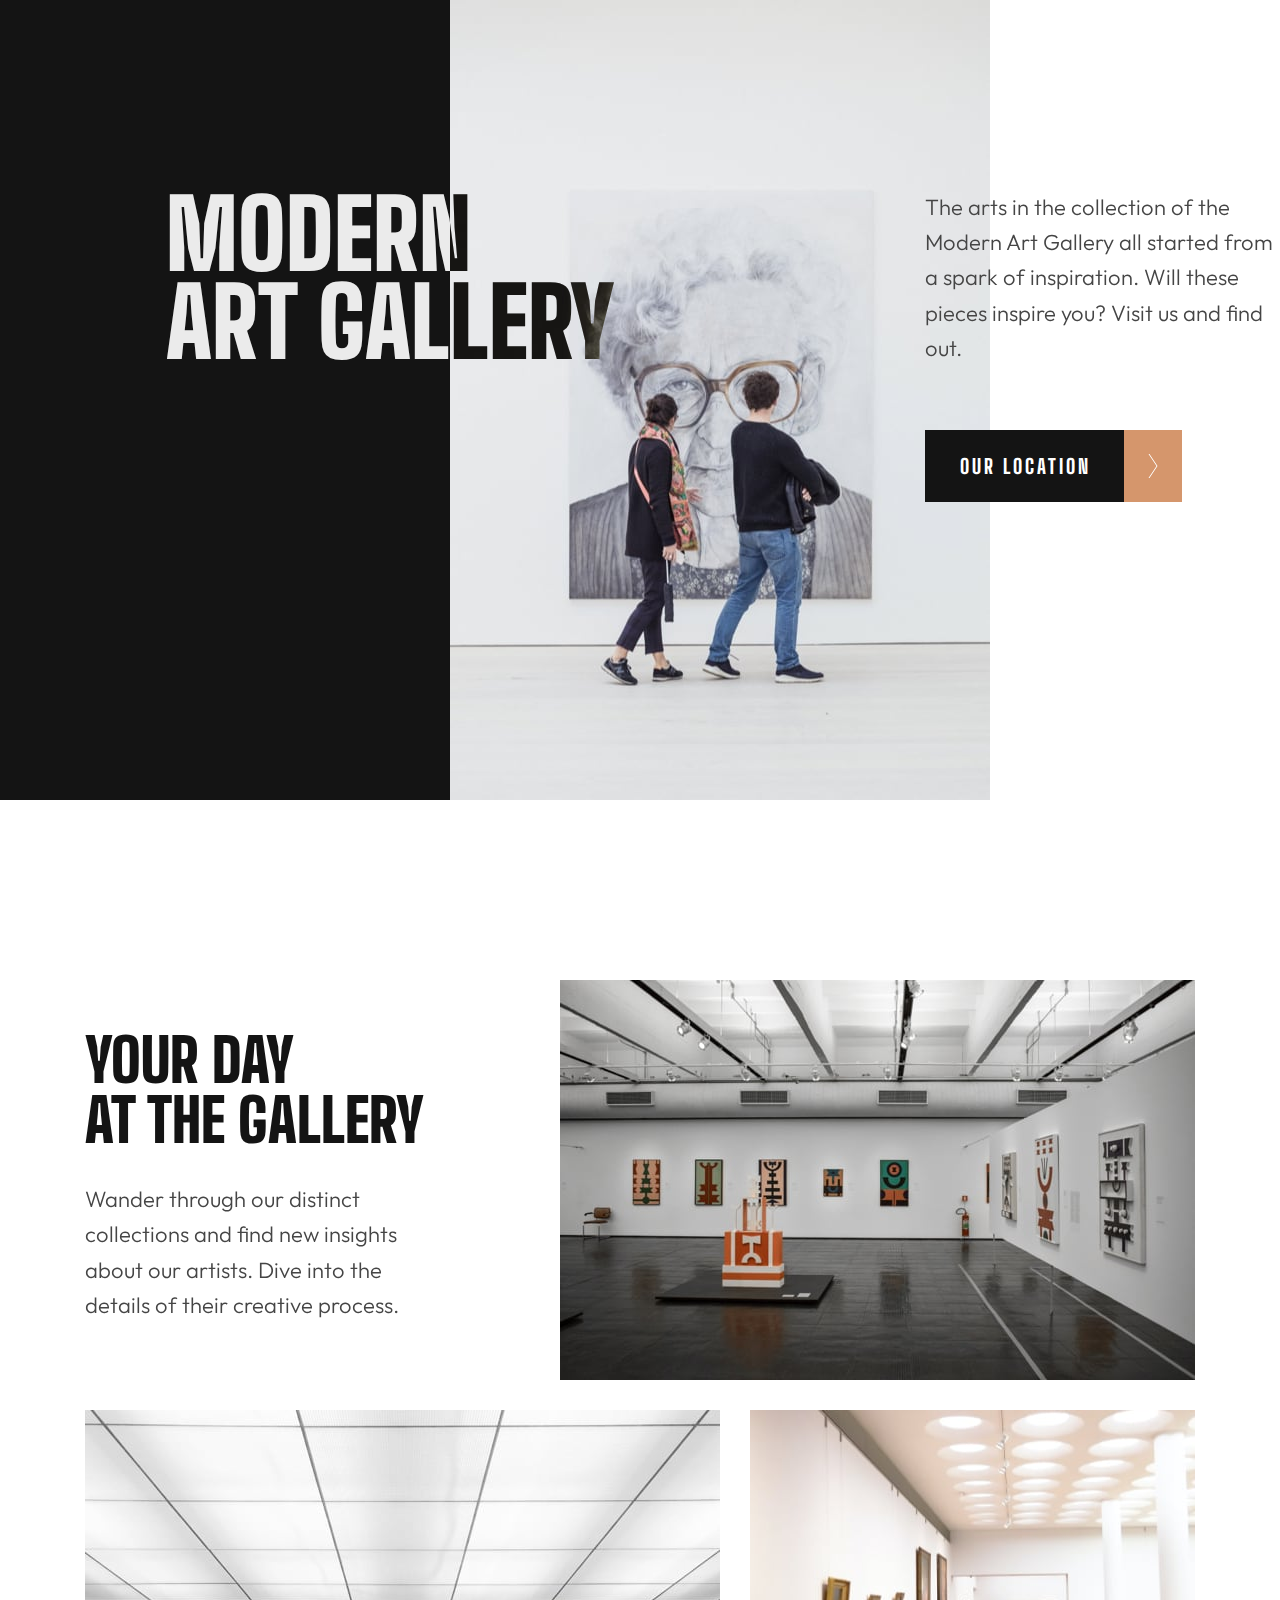
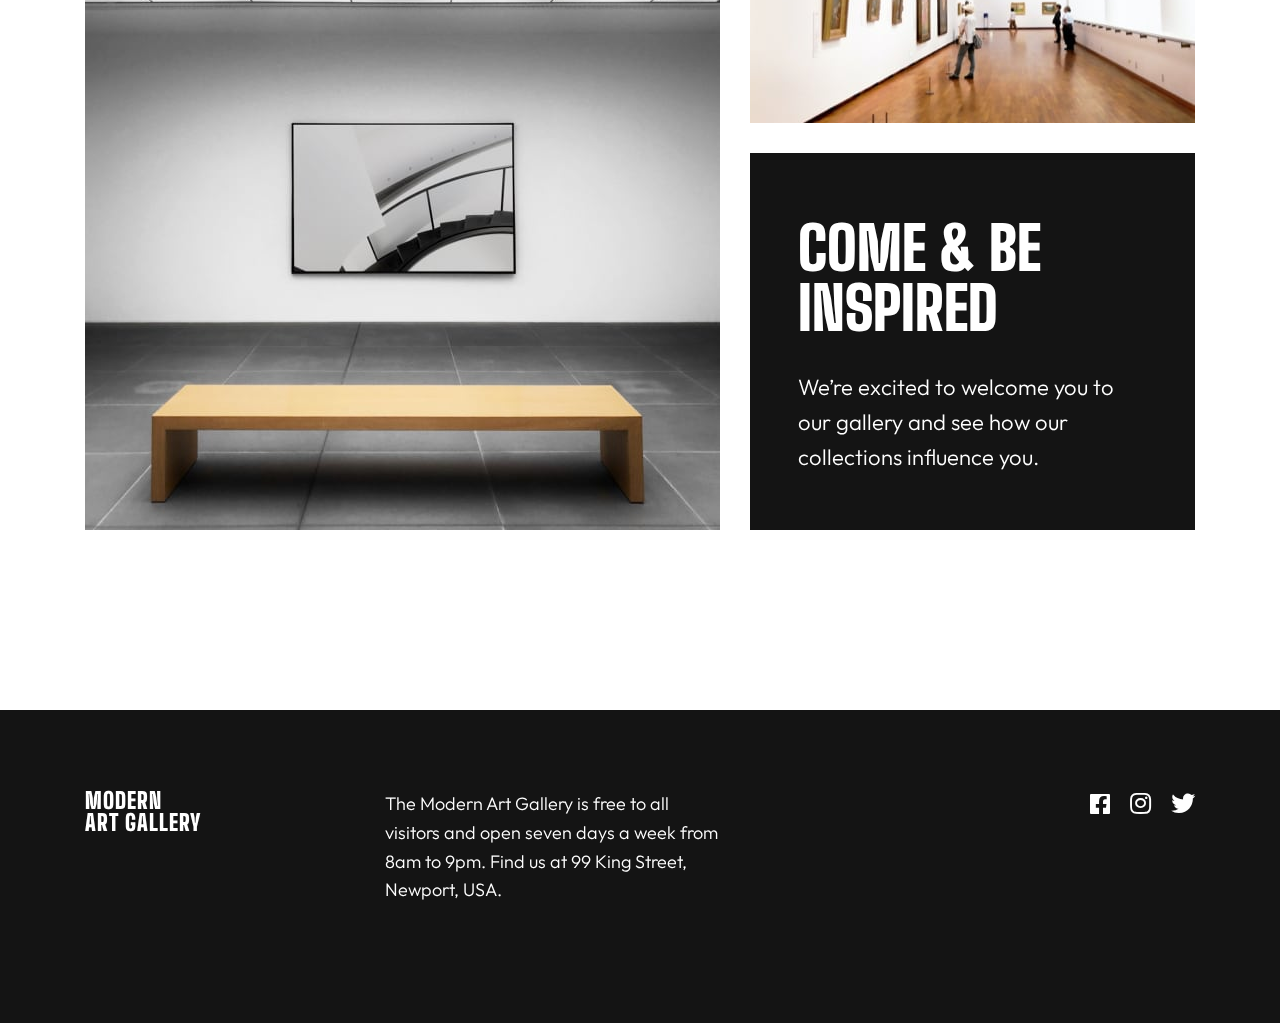
<file: index.html>
<!DOCTYPE html>
<html lang="en">

<head>
  <meta charset="UTF-8">
  <meta name="viewport" content="width=device-width, initial-scale=1.0">

  <link rel="icon" type="image/png" sizes="32x32" href="./assets/favicon-32x32.png">
  <link rel="stylesheet" href="https://cdnjs.cloudflare.com/ajax/libs/font-awesome/5.12.1/css/all.min.css">
  <link rel="stylesheet" href="./css/styles.css">
  <link rel="preconnect" href="https://fonts.googleapis.com">
  <link rel="preconnect" href="https://fonts.gstatic.com" crossorigin>
  <link
    href="https://fonts.googleapis.com/css2?family=Big+Shoulders+Display:wght@800;900&family=Outfit:wght@300&display=swap"
    rel="stylesheet">

  <title>Frontend Mentor | Art gallery website</title>
</head>

<body>


  <header class="hero">
    <div class=" d-grid">
      <picture class="hero-img">
        <source srcset="./assets/tablet/image-hero.jpg, ./assets/tablet/image-hero@2x.jpg 2x"
          media="(min-width: 768px) and (max-width: 1079px)">
        <source srcset="./assets/desktop/image-hero.jpg, ./assets/desktop/image-hero@2x.jpg 2x"
          media="(min-width: 1080px)">
        <img src="./assets/mobile/image-hero.jpg"
          alt="A couple walking by looking at a giant picture of an older woman on the wall"
          srcset="./assets/mobile/image-hero@2x.jpg">
      </picture>
      <h1 class="heading-xl">Modern <br> Art Gallery</h1>
      <div class="hero__content flow-content">
        <p>
          The arts in the collection of the Modern Art Gallery all started
          from a spark of inspiration. Will these pieces inspire you? Visit
          us and find out.
        </p>
        <a class="btn btn-home" href="./location.html">Our location
          <img src="./assets/icon-arrow-right.svg" alt="arrow pointing right">
        </a>
      </div>
    </div>
  </header>


  <main class="main-home container">
    <div class="day">
      <picture class="day-img">
        <source srcset="./assets/tablet/image-grid-1.jpg, ./assets/tablet/image-grid-1@2x.jpg 2x"
          media="(min-width: 768px) and (max-width: 1079px)">
        <source srcset="./assets/desktop/image-grid-1.jpg, ./assets/desktop/image-grid-1@2x.jpg 2x"
          media="(min-width: 1080px)">
        <img src="./assets/mobile/image-grid-1.jpg" alt="a room filled with pictures on display"
          srcset="./assets/mobile/image-grid-1@2x.jpg">
      </picture>
      <section class="day__content">
        <h2 class="heading-m">Your day <br> at the gallery</h2>
        <p>
          Wander through our distinct collections and find new insights about
          our artists. Dive into the details of their creative process.
        </p>
      </section>
    </div>
    <div class="inspired">
      <picture class="inspired-img">
        <source srcset="./assets/tablet/image-grid-2.jpg, ./assets/tablet/image-grid-2@2x.jpg 2x"
          media="(min-width: 768px) and (max-width: 1079px)">
        <source srcset="./assets/desktop/image-grid-2.jpg, ./assets/desktop/image-grid-2@2x.jpg 2x"
          media="(min-width: 1080px)">
        <img src="./assets/mobile/image-grid-2.jpg"
          alt="a table in the forefont with a picture of a staircase on the wall in the background"
          srcset="./assets/mobile/image-grid-2@2x.jpg">
      </picture>
      <picture class="inspired-img">
        <source srcset="./assets/tablet/image-grid-3.jpg, ./assets/tablet/image-grid-3@2x.jpg 2x"
          media="(min-width: 768px) and (max-width: 1079px)">
        <source srcset="./assets/desktop/image-grid-3.jpg, ./assets/desktop/image-grid-3@2x.jpg 2x"
          media="(min-width: 1080px)">
        <img src="./assets/mobile/image-grid-3.jpg" alt="people looking at pictures of art on the wall in a museum"
          srcset="./assets/mobile/image-grid-3@2x.jpg">
      </picture>
      <section class="inspired__content bg-dark">
        <h2 class="heading-m">Come &amp; be inspired</h2>
        <p>
          We’re excited to welcome you to our gallery and see how our collections
          influence you.
        </p>
      </section>
    </div>
  </main>


  <footer class="footer-home bg-dark">
    <section class="container">
      <h3 class="heading-f">Modern <br> Art Gallery</h3>
      <p>
        The Modern Art Gallery is free to all visitors and open seven days a week
        from 8am to 9pm. Find us at 99 King Street, Newport, USA.
      </p>

      <ul class="social-list">
        <li class="social-item">
          <a aria-label="Facebook" href="#" class="social-link">
            <i class="fab fa-facebook-f"></i>
          </a>
        </li>
        <li class="social-item">
          <a aria-label="Instagram" href="#" class="social-link">
            <i class="fab fa-instagram fa-lg"></i>
          </a>
        </li>
        <li class="social-item">
          <a aria-label="Twitter" href="#" class="social-link">
            <i class="fab fa-twitter fa-lg"></i>
          </a>
        </li>
      </ul>
    </section>
  </footer>

</body>

</html>
</file>
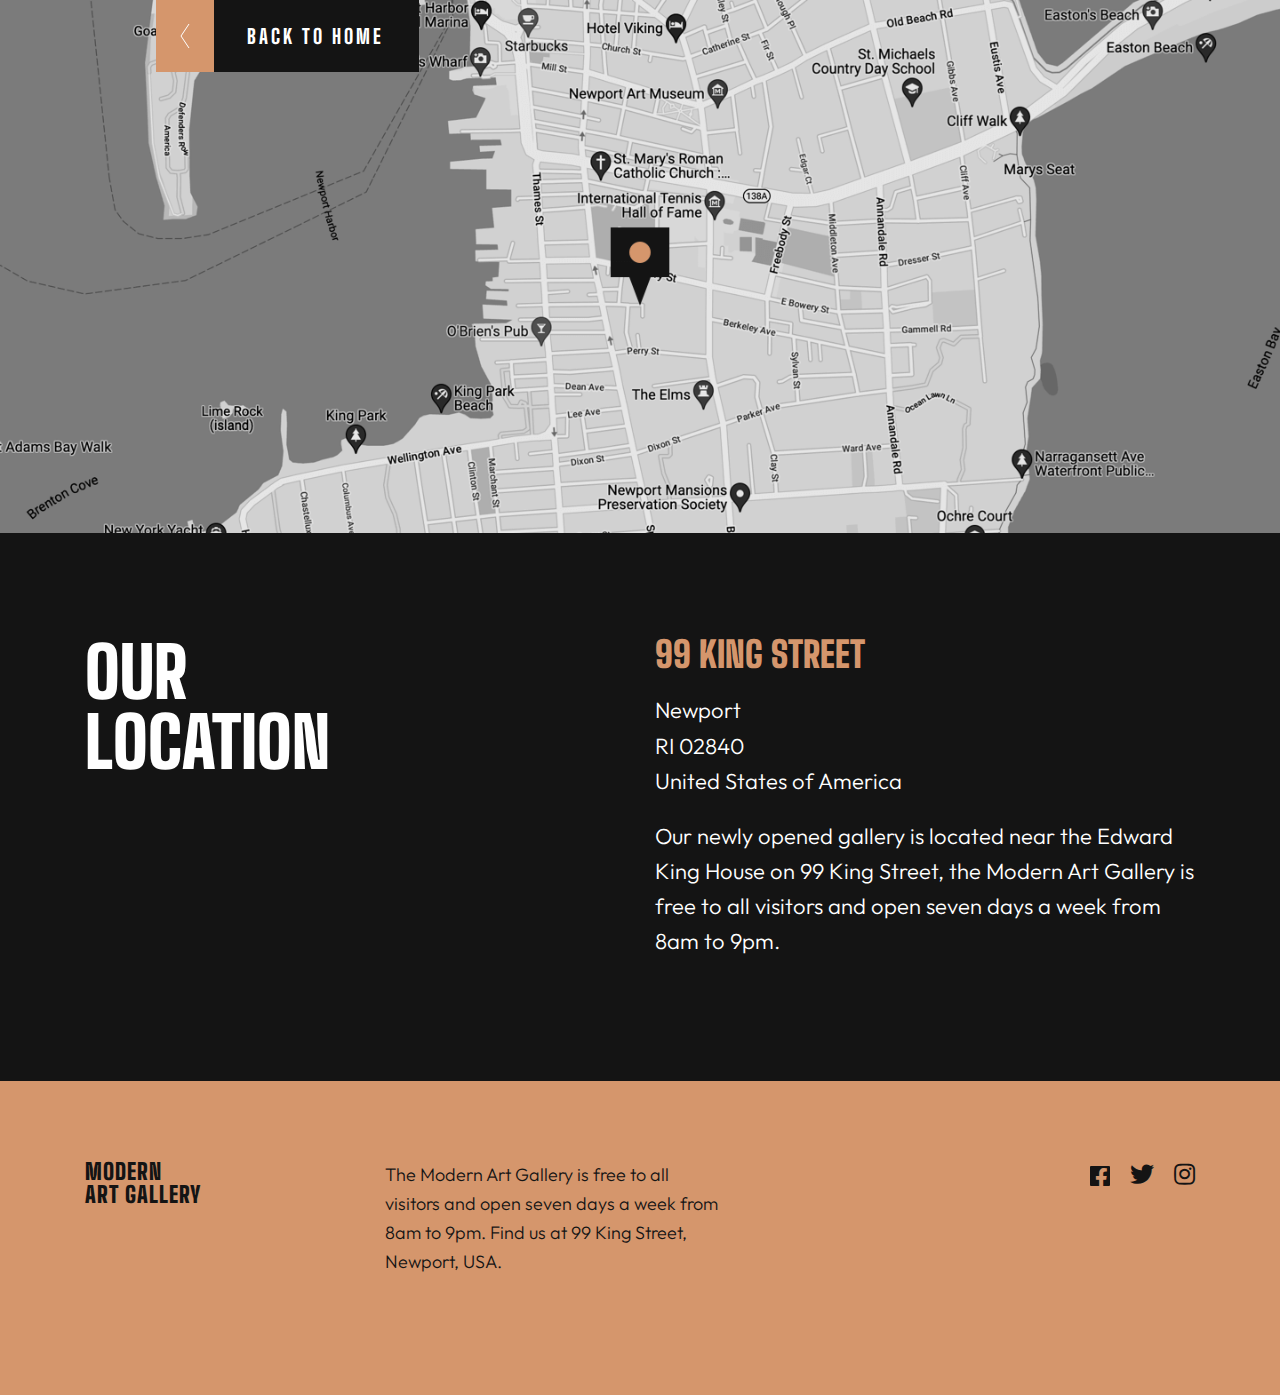
<file: location.html>
<!DOCTYPE html>
<html lang="en">

<head>
  <meta charset="UTF-8">
  <meta name="viewport" content="width=device-width, initial-scale=1.0">

  <link rel="icon" type="image/png" sizes="32x32" href="./assets/favicon-32x32.png">
  <link rel="stylesheet" href="https://cdnjs.cloudflare.com/ajax/libs/font-awesome/5.12.1/css/all.min.css">
  <link rel="stylesheet" href="./css/styles.css">
  <link rel="preconnect" href="https://fonts.googleapis.com">
  <link rel="preconnect" href="https://fonts.gstatic.com" crossorigin>
  <link
    href="https://fonts.googleapis.com/css2?family=Big+Shoulders+Display:wght@800;900&family=Outfit:wght@300&display=swap"
    rel="stylesheet">

  <title>Frontend Mentor | Art gallery website</title>
</head>

<body>
  <header>
    <a class="btn btn-location" href="./index.html">Back to Home
      <img src="./assets/icon-arrow-left.svg" alt="arrow pointing left">
    </a>
    <picture class="map-img">
      <source srcset="./assets/tablet/image-map.png, ./assets/tablet/image-map@2x.png 2x"
        media="(min-width: 768px) and (max-width: 1079px)">
      <source srcset="./assets/desktop/image-map.png, ./assets/desktop/image-map@2x.png" media="(min-width: 1080px)">
      <img src="./assets/mobile/image-map.png" alt="a map with a pin drop showing the location of the art museum"
        srcset="./assets/mobile/image-map@2x.png">
    </picture>
  </header>

  <main class="main-location bg-dark">
    <section class="container">
      <h2 class="heading-l">Our location</h2>
      <section class="address__content">
        <h3 class="heading-s">99 King Street</h3>
        <p>Newport</p>
        <p>RI 02840</p>
        <p>United States of America</p>
        <p class="body">
          Our newly opened gallery is located near the Edward King House on 99 King
          Street, the Modern Art Gallery is free to all visitors and open seven days
          a week from 8am to 9pm.
        </p>
      </section>
    </section>
  </main>

  <footer class="footer-location bg-accent">
    <section class="container">
      <h3 class="heading-f">Modern <br> Art Gallery</h3>
      <p>
        The Modern Art Gallery is free to all visitors and open seven days a week
        from 8am to 9pm. Find us at 99 King Street, Newport, USA.
      </p>
      <ul class="social-list">
        <li class="social-item">
          <a aria-label="Facebook" href="#" class="social-link">
            <i class="fab fa-facebook-f"></i>
          </a>
        </li>
        <li class="social-item">
          <a aria-label="Twitter" href="#" class="social-link">
            <i class="fab fa-twitter fa-lg"></i>
          </a>
        </li>
        <li class="social-item">
          <a aria-label="Instagram" href="#" class="social-link">
            <i class="fab fa-instagram fa-lg"></i>
          </a>
        </li>
      </ul>
    </section>
  </footer>

</body>

</html>
</file>
<file: css/styles.css>
:root {
  /* 
    01 |
    colors */
  --slightly-desaturated-orange: hsl(24, 56%, 63%);
  --almost-black: hsl(106, 0%, 8%);
  --dark-gray: hsl(106, 0%, 27%);
  --white: hsl(0, 0%, 100%);

  /* 
  02 | 
  Typography */

  /* ##font size  */
  --heading-xl: 3.75rem;
  --heading-l: 3.125rem;
  --heading-m: 3.125rem;
  --heading-s: 2rem;
  --heading-f: 1.4rem;
  --fs-body: 1.25rem;
  --fs-body-f: 1rem;
  --fs-btn: 1.25rem;

  --fw-300: 300;
  --fw-800: 800;
  --fw-900: 900;

  /* ##font family  */
  --ff-primary: 'Big Shoulders Display', cursive;
  --ff-secondary: 'Outfit', sans-serif;
}

@media (min-width: 48em) {
  :root {
    --heading-xl: 4.375rem;
    --heading-l: 3.4375rem;
  }
}

@media (min-width: 67.5em) {
  :root {
    --heading-xl: 6rem;
    --heading-l: 4.375rem;
    --heading-m: 3.75rem;
    --heading-s: 2.25rem;
    --fs-body: 1.375rem;
    --fs-body-f: 1.125rem;
  }
}

html {
  box-sizing: border-box;
  font-family: -apple-system, BlinkMacSystemFont, 'Segoe UI', Roboto, Helvetica,
    Arial, sans-serif, 'Apple Color Emoji', 'Segoe UI Emoji', 'Segoe UI Symbol';
  font-size: 100%;
}

*,
*::before,
*::after {
  box-sizing: inherit;
}

body {
  color: var(--dark-gray);
  font-family: var(--ff-secondary);
  font-weight: 300;
  font-size: var(--fs-body);
  line-height: 1.6;
  margin: 0;
  min-height: 100vh;
}

ul[class] {
  list-style: none;
  margin: 0;
  padding: 0;
}

h1,
h2,
h3,
h4,
p {
  margin: 0;
}

button,
input,
optgroup,
select,
textarea {
  font-family: inherit;
}

img {
  max-width: 100%;
  display: block; /* this is something you'll use often but more optional*/
}

.map-img img {
  width: 100%;
}

/* utility classes  */

.flow-content > * + * {
  margin-top: var(--spacer, 2rem);
}

[class*='bg-'] {
  background: var(--bg, var(--almost-black));
  color: var(--fg, var(--white));
}

.bg-dark {
  --bg: var(--almost-black);
  --fg: var(--white);
  --accent: var(--slightly-desaturated-orange);
}

.bg-accent {
  --bg: var(--slightly-desaturated-orange);
  --fg: var(--almost-black);
}

.container {
  max-width: 69.375rem;
  width: 90%;
  margin: 0 auto;
}

.social-list {
  list-style: none;
  display: flex;
  align-items: center;
}

.social-list,
.social-item {
  margin: 0;
  padding: 0;
}

.social-item + .social-item {
  margin-left: 1.25rem;
}

.social-link {
  text-decoration: none;
}

.social-item:nth-child(1) {
  background: var(--fg, var(--almost-black));
}

.social-item .fab {
  color: var(--fg, var(--almost-black));
}

.social-item:nth-child(1) {
  display: flex;
  justify-content: end;
  background: var(--fg, var(--almost-black));
  width: 1.25rem;
  height: 1.25rem;
  padding-right: 1.6px;
  border-radius: 1px;
}

.social-item .fa-facebook-f {
  color: var(--bg, var(--white));
  font-size: 1.125em;
}

/* buttons  */

.btn {
  position: relative;
  display: inline-flex;
  align-items: center;
  background-color: var(--almost-black);
  color: var(--white);
  font-family: var(--ff-primary);
  font-size: var(--fs-btn);
  font-weight: var(--fw-800);
  text-transform: uppercase;
  text-decoration: none;
  letter-spacing: 3px;
  line-height: 1.2;
}

.btn > img {
  background-color: var(--slightly-desaturated-orange);
  position: absolute;
  padding: 1.5rem;
}

.btn-home {
  padding: 1.5rem 5.6875rem 1.5rem 2.1875rem;
}

.btn-home > img {
  right: 0;
}

.btn-location {
  padding: 1.5rem 2.1875rem 1.5rem 5.6875rem;
}

.btn-location > img {
  left: 0;
}

/* typography  */

.heading-xl,
.heading-l,
.heading-m,
.heading-s,
.heading-f {
  font-family: var(--ff-primary);
  font-weight: var(--fw-900);
  text-transform: uppercase;
}

.heading-xl {
  color: var(--almost-black);
  font-size: var(--heading-xl);
  line-height: 0.9;
}

.heading-l {
  color: var(--fg, var(--almost-black));
  font-size: var(--heading-l);
  line-height: 0.9;
}

.heading-m {
  color: var(--fg, var(--almost-black));
  font-size: var(--heading-m);
  line-height: 0.9;
  margin-bottom: 1.5rem;
}

.heading-s {
  color: var(--accent, var(--almost-black));
  font-size: var(--heading-s);
  line-height: 0.9;
  margin: 3rem 0 1.25rem;
}

.heading-f {
  font-size: var(--heading-f);
  letter-spacing: 1px;
  line-height: 1;
}

footer {
  font-size: var(--fs-body-f);
}

/* home webpage  */

/* hero  */
.hero {
  max-width: 90rem;
  margin: 0 auto;
}

.heading-xl,
.hero__content {
  padding: 2rem 1rem 0;
}

/* main  */
.main-home {
  padding: 7.5rem 0 7.5rem;
}

/* day  */

.day__content {
  padding: 1.5625rem 0 2rem;
}

.day__content .heading-m {
  margin-bottom: 1.3125rem;
}

/* inspired  */

.inspired-img:nth-last-child(2) img {
  margin: 1rem 0 1rem;
}

.inspired__content {
  padding: 3rem 1.5rem;
}

/* footer  - general */

footer {
  padding: 3rem 2rem;
}

footer .container {
  width: 100%;
}

footer section > * {
  margin-bottom: 2.375rem;
}

/* location webpage */

/* location header  */
.btn-location {
  position: absolute;
}

/* location main  */

.main-location .container {
  padding: 3rem 0 3.5rem;
}

.main-location .body {
  margin-top: 1.25rem;
}

/* ## tablet  */

@media (min-width: 48em) {
  /* typography  */
  .heading-xl {
    line-height: 0.93;
  }

  /* home page - tablet  */
  /* hero - tablet */
  .d-grid {
    display: grid;
    align-items: center;
    justify-content: center;
    grid-template-columns:
      minmax(min-content, 24.3125rem) minmax(min-content, 3rem)
      minmax(min-content, 18.1875rem) minmax(min-content, 2.5rem);
    grid-template-rows: 9.0625rem 8.125rem 3rem 14.5rem 9.0625rem;
  }

  .hero-img {
    grid-column: 1 / span 2;
    grid-row: 1 / -1;
  }

  .heading-xl,
  .hero__content {
    padding: 0;
  }

  .heading-xl {
    grid-column: 2 / span 2;
    grid-row: 2;
  }

  .hero__content {
    --spacer: 3rem;

    grid-column: 2 / span 2;
    grid-row: 4;
  }

  /* main home - tablet  */

  .main-home {
    display: grid;
    grid-template-rows: 25rem 45rem;
    justify-content: center;
    gap: 0.6875rem 0;
  }

  /* day - tablet  */

  .day {
    display: grid;
    justify-content: space-between;
    align-items: center;
    grid-template-columns:
      minmax(min-content, 13.9375rem) minmax(min-content, 4.25rem)
      minmax(min-content, 24.875rem);
    grid-template-rows: 25rem;
    justify-content: center;
  }

  .day-img {
    grid-column: 3;
    grid-row: 1;
  }

  .day-img > img {
    width: 398px;
    height: 400px;
    object-fit: cover;
  }

  .day__content {
    grid-column: 1;
    grid-row: 1;
  }

  .day__content .heading-m {
    margin-bottom: 1.5rem;
  }

  /* inspired - tablet */

  .inspired {
    display: grid;
    grid-row: 2;
    gap: 0 0.6875rem;
    justify-content: space-between;
    grid-template-columns: minmax(min-content, 24.875rem) minmax(
        min-content,
        17.5rem
      );
    grid-template-rows: 20.25rem 24.75rem;
    justify-content: center;
  }

  /* inspired image 1  */
  .inspired-img:nth-child(1) {
    grid-column: 1;
    grid-row: 1;
  }

  .inspired-img:nth-child(1) img {
    width: 398px;
    height: 720px;
    object-fit: cover;
  }

  /* inspired image 2 */

  .inspired-img:nth-child(2) {
    grid-column: 2;
    grid-row: 1;
    align-self: flex-start;
  }

  .inspired-img:nth-child(2) img {
    width: 280px;
    height: 313px;
    object-fit: cover;
    margin: 0;
  }

  .inspired__content {
    max-width: 280px;
    padding: 5.3125rem 1.75rem;
    grid-column: 2;
  }

  /* location page - tablet  */
  .btn-location {
    left: 2.4375rem;
  }

  .main-location .container {
    display: grid;
    grid-template-columns:
      minmax(min-content, 13.9375rem) minmax(min-content, 4.25rem)
      minmax(min-content, 24.875rem);
    grid-template-rows: 16.75rem;
    justify-content: center;
    padding: 5.5rem 0 5rem;
  }

  .heading-l {
    grid-column: 1;
  }

  .heading-s {
    margin: 0 0 1.25rem;
  }

  .address__content {
    grid-column: 3;
  }

  /* general footer - tablet  */

  footer {
    padding: 3.5rem 2.5rem;
  }

  footer .container {
    display: grid;
    grid-template-columns:
      minmax(min-content, 10.9375rem) minmax(min-content, 17.5625rem)
      minmax(min-content, 14.5625rem);
    grid-template-rows: minmax(min-content, 6.5rem);
    justify-content: center;
  }

  .social-list {
    justify-self: end;
    align-self: flex-start;
  }
}

/* ## desktop  */
@media (min-width: 67.5em) {
  /* typography  */
  .heading-xl {
    line-height: 0.92;
  }

  .heading-l {
    line-height: 1;
  }

  .heading-m {
    line-height: 1;
    margin-bottom: 1.5rem;
  }

  .heading-s {
    line-height: 1;
    margin: 3rem 0 1.25rem;
  }
  /* socials - desktop */

  .social-item:nth-child(1):hover,
  .social-item:nth-child(1):active {
    background: var(--accent, var(--white));
  }

  .social-item .fab:hover,
  .social-item .fab:active {
    color: var(--accent, var(--white));
  }

  .social-item:nth-child(1):hover,
  .social-item:nth-child(1):active {
    background: var(--accent, var(--white));
  }

  .social-item .fa-facebook-f:hover,
  .social-item .fa-facebook-f:active {
    color: var(--bg, var(--white));
  }

  /* button animations - desktop */

  .btn,
  .btn img {
    cursor: pointer;
    transition: background-color 0.25s ease-in;
  }

  .btn:hover,
  .btn:active {
    background-color: var(--slightly-desaturated-orange);
  }

  .btn:hover > img,
  .btn:active > img {
    background-color: var(--almost-black);
  }

  /* home page - desktop */
  /* hero - desktop  */
  .d-grid {
    position: relative;
    max-width: 79.6875rem;
    align-items: flex-start;
    grid-template-columns:
      minmax(min-content, 28.125rem) minmax(min-content, 10.3125rem)
      minmax(min-content, 19.375rem) minmax(min-content, 4.0625rem) minmax(min-content, 17.8125rem);
    grid-template-rows: 11.875rem 38.125rem;
  }

  .d-grid::before {
    content: '';
    position: absolute;
    /* inset: 0; */
    width: 450px;
    height: 100%;
    background-color: var(--almost-black);
    z-index: -1;
  }

  .hero-img {
    grid-column: 2 / 5;
    grid-row: 1 / -1;
  }

  .hero-img img {
    width: 540px;
    height: 800px;
    object-fit: cover;
  }

  .hero__content {
    --spacer: 0;
    grid-column: 4 / span 2;
    grid-row: 2;
  }

  /* .hero:nth-child(odd) {
    background: var(--almost-black);
  } */

  .heading-xl {
    grid-column: 1 / 3;
    justify-self: end;
    grid-row: 1;
    color: var(--white);
    mix-blend-mode: difference;
    grid-row: 2;
  }

  .btn-home {
    margin-top: 4rem;
  }

  /* main  - desktop  */

  .main-home {
    padding: 11.25rem 0 11.25rem;
    gap: 1.875rem 0;
  }

  /* day  */

  .day {
    display: grid;
    justify-content: space-between;
    align-items: center;
    grid-template-columns:
      minmax(min-content, 21.875rem) minmax(min-content, 7.8125rem)
      minmax(min-content, 39.6875rem);
    justify-content: center;
  }

  .day-img > img {
    width: 635px;
    height: 400px;
    object-fit: cover;
  }

  .day__content .heading-m,
  .heading-m {
    margin-bottom: 2rem;
  }

  /* inspired  */

  .inspired {
    display: grid;
    grid-row: 2;
    gap: 0 1.875rem;
    justify-content: space-between;
    grid-template-columns: minmax(min-content, 39.6875rem) minmax(
        min-content,
        27.8125rem
      );
    grid-template-rows: 21.4375rem 23.5625rem;
    justify-content: center;
  }

  /* inspired image 1 - desktop  */

  .inspired-img:nth-child(1) img {
    width: 635px;
    height: 720;
    object-fit: cover;
  }

  /* inspired image 2 - desktop  */

  .inspired-img:nth-child(2) img {
    width: 445px;
    height: 313px;
    object-fit: cover;
    margin: 0;
  }

  .inspired__content {
    max-width: 27.8125rem;
    padding: 4.0625rem 3rem;
    grid-column: 2;
  }

  /* location page - desktop  */
  .btn-location {
    left: 9.75rem;
  }

  .main-location .container {
    display: grid;
    grid-template-columns:
      minmax(min-content, 21.875rem) minmax(min-content, 13.75rem)
      minmax(min-content, 33.75rem);
    grid-template-rows: 19.75rem;
    justify-content: center;
    padding: 6.5rem 0 8rem;
  }

  .heading-l {
    grid-column: 1;
  }

  .heading-s {
    margin: 0 0 1.25rem;
  }

  .address__content {
    grid-column: 3;
  }

  /* general footer  */
  footer {
    padding: 5rem 2.5rem;
  }

  footer .container {
    display: grid;
    grid-template-columns:
      minmax(min-content, 9.9688rem) minmax(min-content, 8.7813rem)
      minmax(min-content, 26.875rem) minmax(min-content, 17.5rem) minmax(min-content, 6.25rem);
    grid-template-rows: minmax(min-content, 6.5rem);
    justify-content: center;
  }

  .heading-f {
    grid-column: 1;
  }

  footer p {
    grid-column: 3;
  }

  .social-list {
    grid-column: 6;
  }
}
</file>
